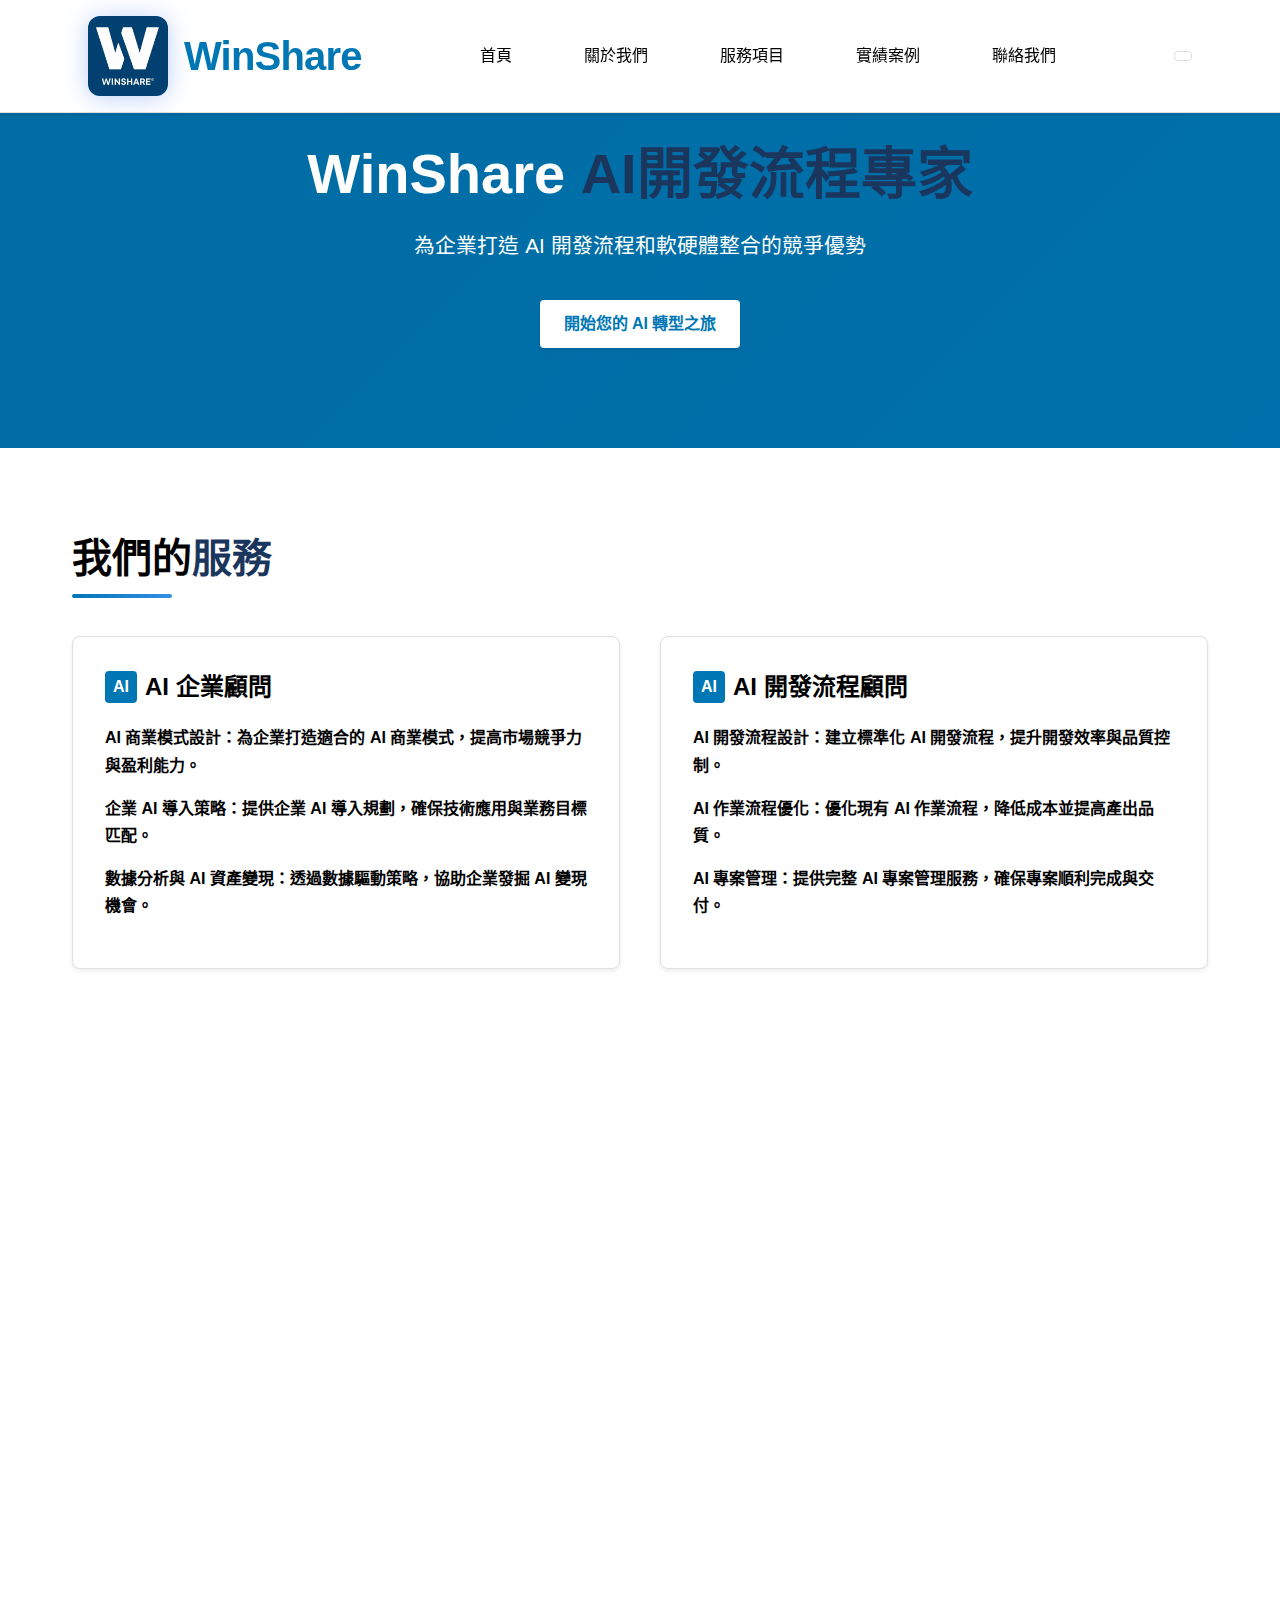
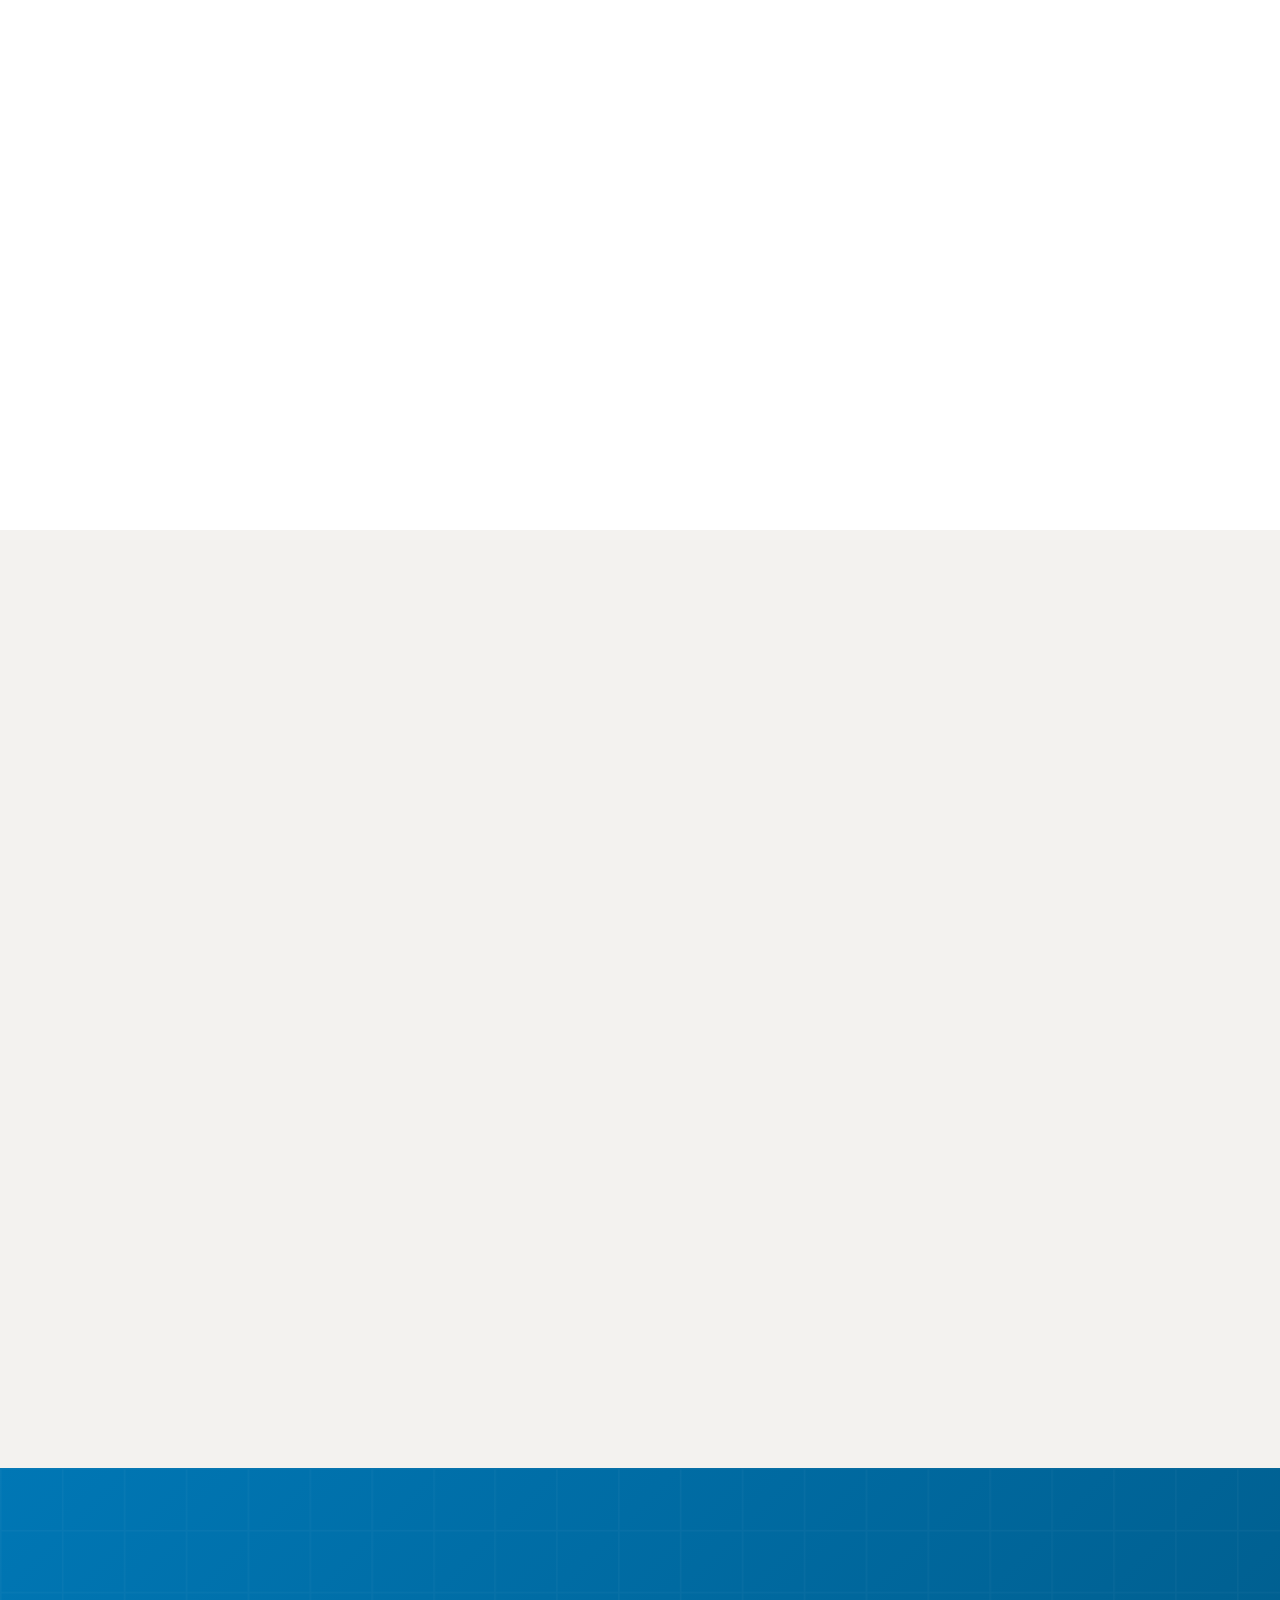
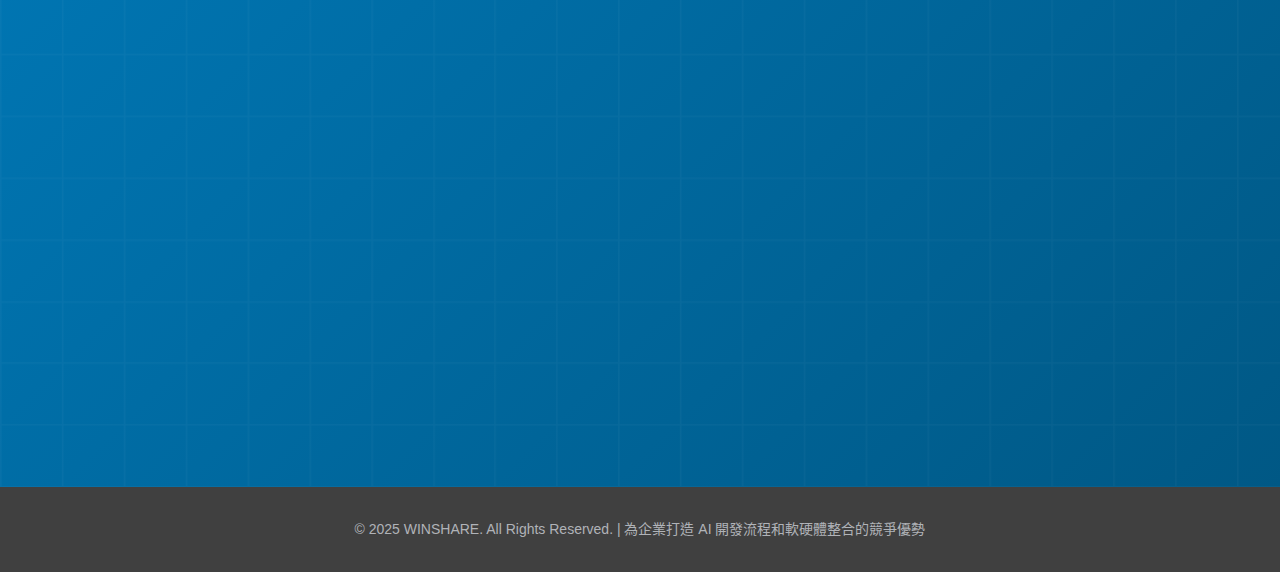
<file: index.html>
<!DOCTYPE html>
<html lang="zh-TW">
<head>
    <meta charset="UTF-8">
    <meta name="viewport" content="width=device-width, initial-scale=1.0">
    <title>WinShare - AI企業顧問｜數位轉型專家｜AI軟硬體整合｜全球AI顧問公司</title>
    <meta name="description" content="WinShare是全球領先的AI企業顧問公司，專精AI開發流程、AI作業流程、AI軟硬體整合顧問服務。服務台灣、日韓、東南亞、澳洲、杜拜、歐美等全球市場。Global AI Consulting & Integration Expert. 免費諮詢：+886-952-888-716">
    <meta name="keywords" content="AI企業顧問, AI Consulting, 數位轉型, Digital Transformation, AI軟硬體整合, AI Hardware Integration, AI開發流程, AI Development Process, AI作業流程, AI Workflow, AI解決方案, AI Solutions, 智慧工廠, Smart Factory, 人工智慧顧問, AI Consultant, 企業AI導入, AI Implementation, Machine Learning, 機器學習, 深度學習, Deep Learning, 數據分析, Data Analytics, AI Strategy, AI策略規劃, Business Intelligence, 商業智能, Automation, 自動化, Cloud Computing, 雲端運算, Big Data, 大數據, Digital Innovation, 數位創新, Enterprise AI, 企業人工智慧, AI Transformation, AI轉型, Smart Solutions, 智能解決方案, Technology Consulting, 技術顧問, ChatGPT, GPT, LLM, 大語言模型, RAG, AI訓練, AI模型, 生成式AI, Generative AI, 對話式AI, Conversational AI, 電腦視覺, Computer Vision, 自然語言處理, NLP, 預測分析, Predictive Analytics, 推薦系統, Recommendation System, AI平台, AI Platform, MLOps, Taiwan, Japan, Korea, Southeast Asia, Australia, Dubai, Europe, America, 台灣, 日本, 韓國, 東南亞, 澳洲, 杜拜, 歐洲, 美國">
    <meta name="author" content="WinShare Global">
    <meta name="robots" content="index, follow, max-image-preview:large, max-snippet:-1, max-video-preview:-1">
    <meta name="googlebot" content="index, follow">
    <meta name="bingbot" content="index, follow">
    
    <!-- Open Graph / Facebook -->
    <meta property="og:type" content="website">
    <meta property="og:url" content="https://winshare.tw/">
    <meta property="og:title" content="WinShare - Global AI Consulting Expert｜全球AI企業顧問領導品牌">
    <meta property="og:description" content="Leading AI consulting services globally. Professional AI development process, AI workflow optimization, and AI hardware integration for enterprises across Taiwan, Japan, Korea, Southeast Asia, Australia, Dubai, Europe & America.">
    <meta property="og:image" content="https://winshare.tw/assets/img/winshare-logo-og.png">
    <meta property="og:image:width" content="1200">
    <meta property="og:image:height" content="630">
    <meta property="og:locale" content="zh_TW">
    <meta property="og:locale:alternate" content="en_US">
    <meta property="og:locale:alternate" content="ja_JP">
    <meta property="og:locale:alternate" content="ko_KR">
    <meta property="og:locale:alternate" content="zh_CN">
    <meta property="og:locale:alternate" content="zh_HK">
    <meta property="og:locale:alternate" content="ar_AE">
    <meta property="og:site_name" content="WinShare">
    
    <!-- Twitter -->
    <meta property="twitter:card" content="summary_large_image">
    <meta property="twitter:url" content="https://winshare.tw/">
    <meta property="twitter:title" content="WinShare - Global AI Consulting Expert｜全球AI企業顧問領導品牌">
    <meta property="twitter:description" content="Leading AI consulting services globally. Professional AI development process, AI workflow optimization, and AI hardware integration solutions.">
    <meta property="twitter:image" content="https://winshare.tw/assets/img/winshare-logo-og.png">
    
    <!-- 地理位置和聯絡資訊 -->
    <meta name="geo.region" content="TW-TPE">
    <meta name="geo.placename" content="台北市">
    <meta name="geo.position" content="25.0330; 121.5654">
    <meta name="ICBM" content="25.0330, 121.5654">
    
    <!-- 服務地區 -->
    <meta name="coverage" content="Global, Taiwan, Japan, Korea, Southeast Asia, Australia, Dubai, Europe, America">
    <meta name="distribution" content="global">
    <meta name="target" content="all">
    
    <!-- 多語言市場 -->
    <meta name="language" content="Chinese Traditional, English, Japanese, Korean, Arabic">
    <meta name="audience" content="Enterprise, Business, Technology">
    
    <!-- 商業資訊 -->
    <meta name="business:contact_data:street_address" content="北平東路16號8樓">
    <meta name="business:contact_data:locality" content="台北市">
    <meta name="business:contact_data:region" content="中正區">
    <meta name="business:contact_data:postal_code" content="100">
    <meta name="business:contact_data:country_name" content="台灣">
    <meta name="business:contact_data:region_served" content="Global">
    
    <!-- 業務類型與分類 -->
    <meta name="business:contact_data:phone_number" content="+886-952-888-716">
    <meta name="business:contact_data:email" content="eric@winshare.app">
    <meta name="business:contact_data:website" content="https://winshare.tw">
    <meta name="industry" content="AI Consulting, Technology Consulting, Digital Transformation">
    <meta name="company-size" content="11-50">
    <meta name="founded" content="2023">
    <meta name="specialties" content="AI Development Process, AI Hardware Integration, AI Workflow Optimization">
    
    <!-- 服務時間與可用性 -->
    <meta name="business:hours" content="Monday-Friday 09:00-18:00">
    <meta name="business:price_range" content="$$">
    <meta name="service:free_consultation" content="true">
    
    <link rel="canonical" href="https://winshare.tw/">
    <link rel="alternate" hreflang="zh-TW" href="https://winshare.tw/">
    <link rel="alternate" hreflang="zh-CN" href="https://winshare.tw/cn/">
    <link rel="alternate" hreflang="zh-HK" href="https://winshare.tw/hk/">
    <link rel="alternate" hreflang="en" href="https://winshare.tw/en/">
    <link rel="alternate" hreflang="en-US" href="https://winshare.tw/en-us/">
    <link rel="alternate" hreflang="en-AU" href="https://winshare.tw/en-au/">
    <link rel="alternate" hreflang="en-SG" href="https://winshare.tw/en-sg/">
    <link rel="alternate" hreflang="ja" href="https://winshare.tw/ja/">
    <link rel="alternate" hreflang="ko" href="https://winshare.tw/ko/">
    <link rel="alternate" hreflang="ar" href="https://winshare.tw/ar/">
    <link rel="alternate" hreflang="ms" href="https://winshare.tw/ms/">
    <link rel="alternate" hreflang="th" href="https://winshare.tw/th/">
    <link rel="alternate" hreflang="vi" href="https://winshare.tw/vi/">
    <link rel="alternate" hreflang="x-default" href="https://winshare.tw/">
    
    <!-- Favicons 完整套組 -->
    <link rel="icon" type="image/x-icon" href="/favicon.ico">
    <link rel="icon" type="image/png" sizes="16x16" href="assets/img/winshare-logo-16x16-clean.png">
    <link rel="icon" type="image/png" sizes="32x32" href="assets/img/winshare-logo-32x32-clean.png">
    <link rel="icon" type="image/png" sizes="192x192" href="assets/img/winshare-logo-192x192-clean.png">
    <link rel="apple-touch-icon" sizes="180x180" href="assets/img/winshare-logo-192x192-clean.png">
    <link rel="manifest" href="/manifest.json">
    <meta name="theme-color" content="#0077b5">
    <meta name="msapplication-TileColor" content="#0077b5">
    <meta name="msapplication-TileImage" content="assets/img/winshare-logo-192x192-clean.png">
    
    <!-- 性能優化 -->
    <link rel="preconnect" href="https://fonts.googleapis.com">
    <link rel="preconnect" href="https://fonts.gstatic.com" crossorigin>
    <link rel="dns-prefetch" href="//translate.google.com">
    <link rel="dns-prefetch" href="//www.google-analytics.com">
    <meta http-equiv="x-dns-prefetch-control" content="on">
    
    <!-- 資源提示 -->
    <link rel="preload" href="assets/img/winshare-logo-150x150-clean.png" as="image">
    <link rel="prefetch" href="assets/img/1x1_插畫風格__WinShare_tw_是一家專注於數位化轉型和智能.png">
    
    <!-- Google Translate -->
    <script type="text/javascript">
        function googleTranslateElementInit() {
            new google.translate.TranslateElement({
                pageLanguage: 'zh-TW',
                includedLanguages: 'zh-TW,zh-CN,en,ja,ko,ar,ms,th,vi',
                layout: google.translate.TranslateElement.InlineLayout.SIMPLE,
                autoDisplay: false
            }, 'google_translate_element');
        }
    </script>
    <script type="text/javascript" src="//translate.google.com/translate_a/element.js?cb=googleTranslateElementInit"></script>
    
    <!-- JSON-LD 結構化數據 -->
    <script type="application/ld+json">
    {
      "@context": "https://schema.org",
      "@type": "Organization",
      "name": "WinShare",
      "alternateName": ["WinShare Global", "WinShare Taiwan", "溫享科技"],
      "url": "https://winshare.tw",
      "logo": "https://winshare.tw/assets/img/winshare-logo-192x192-clean.png",
      "contactPoint": {
        "@type": "ContactPoint",
        "telephone": "+886-952-888-716",
        "contactType": "customer service",
        "contactOption": "TollFree",
        "areaServed": ["TW", "JP", "KR", "SG", "MY", "TH", "VN", "AU", "AE", "US", "GB", "DE", "FR"],
        "availableLanguage": ["zh-TW", "zh-CN", "zh-HK", "en", "ja", "ko", "ar", "ms", "th", "vi"]
      },
      "address": {
        "@type": "PostalAddress",
        "streetAddress": "北平東路16號8樓",
        "addressLocality": "台北市",
        "addressRegion": "中正區",
        "postalCode": "100",
        "addressCountry": "TW"
      },
      "geo": {
        "@type": "GeoCoordinates",
        "latitude": 25.0330,
        "longitude": 121.5654
      },
      "openingHoursSpecification": {
        "@type": "OpeningHoursSpecification",
        "dayOfWeek": [
          "Monday",
          "Tuesday", 
          "Wednesday",
          "Thursday",
          "Friday"
        ],
        "opens": "09:00",
        "closes": "18:00"
      },
      "sameAs": [
        "https://winshare.tw"
      ],
      "founder": {
        "@type": "Person",
        "name": "Erich Liu"
      },
      "foundingDate": "2023",
      "description": "WinShare是全球領先的AI企業顧問公司，專注於AI開發流程、AI作業流程、AI軟硬體整合顧問服務。服務台灣、日韓、東南亞、澳洲、杜拜、歐美等全球市場，提供AI商業模式設計、企業AI導入策略、數據分析與AI資產變現等專業服務。WinShare is a leading global AI consulting firm, specializing in AI development processes, AI workflows, and AI hardware integration solutions.",
      "keywords": "AI企業顧問, AI Consulting, 數位轉型, Digital Transformation, AI軟硬體整合, AI Hardware Integration, AI開發流程, AI Development Process, 全球AI顧問, Global AI Consulting",
      "slogan": "為企業打造 AI 開發流程和軟硬體整合的競爭優勢 | Empowering Businesses with AI Development & Integration Competitive Advantage",
      "email": "eric@winshare.app",
      "areaServed": [
        {
          "@type": "Country",
          "name": "Taiwan"
        },
        {
          "@type": "Country", 
          "name": "Japan"
        },
        {
          "@type": "Country",
          "name": "South Korea"
        },
        {
          "@type": "Country",
          "name": "Singapore"
        },
        {
          "@type": "Country",
          "name": "Malaysia"
        },
        {
          "@type": "Country",
          "name": "Thailand"
        },
        {
          "@type": "Country",
          "name": "Vietnam"
        },
        {
          "@type": "Country",
          "name": "Australia"
        },
        {
          "@type": "Country",
          "name": "United Arab Emirates"
        },
        {
          "@type": "Country",
          "name": "United States"
        },
        {
          "@type": "Country",
          "name": "United Kingdom"
        },
        {
          "@type": "Country",
          "name": "Germany"
        },
        {
          "@type": "Country",
          "name": "France"
        }
      ],
      "serviceType": [
        "AI企業顧問",
        "AI開發流程顧問", 
        "AI作業流程優化",
        "AI軟硬體整合",
        "數位轉型顧問",
        "AI解決方案"
      ]
    }
    </script>
    
    <script type="application/ld+json">
    {
      "@context": "https://schema.org",
      "@type": "WebSite",
      "name": "WinShare - AI企業顧問專家 | Global AI Consulting Expert",
      "url": "https://winshare.tw",
      "description": "全球領先的AI企業顧問公司，提供專業AI開發流程、AI作業流程、AI軟硬體整合服務 | Leading global AI consulting firm providing professional AI development processes, workflows, and hardware integration services",
      "inLanguage": ["zh-TW", "zh-CN", "zh-HK", "en", "ja", "ko", "ar"],
      "isPartOf": {
        "@type": "WebSite",
        "url": "https://winshare.tw"
      },
      "about": {
        "@type": "Thing",
        "name": "AI企業顧問服務 | AI Consulting Services"
      },
      "keywords": "AI企業顧問, AI Consulting, 數位轉型, Digital Transformation, AI開發流程, AI Development Process, AI軟硬體整合, AI Hardware Integration, 全球AI顧問, Global AI Consulting",
      "publisher": {
        "@type": "Organization",
        "name": "WinShare",
        "logo": {
          "@type": "ImageObject",
          "url": "https://winshare.tw/assets/img/winshare-logo-192x192-clean.png"
        }
      },
      "potentialAction": {
        "@type": "SearchAction",
        "target": "https://winshare.tw/?search={search_term_string}",
        "query-input": "required name=search_term_string"
      }
    }
    </script>
    
    <script type="application/ld+json">
    {
      "@context": "https://schema.org",
      "@type": "ProfessionalService",
      "name": "WinShare AI企業顧問 | WinShare AI Consulting",
      "image": "https://winshare.tw/assets/img/winshare-logo-192x192-clean.png",
      "description": "專業AI企業顧問服務，協助全球企業實現AI開發流程優化和軟硬體整合。提供AI商業模式設計、AI作業流程、智慧系統建置等完整服務。Professional AI consulting services helping global enterprises achieve AI development process optimization and hardware integration.",
      "serviceType": [
        "AI商業模式設計 | AI Business Model Design",
        "企業AI導入策略 | Enterprise AI Implementation Strategy", 
        "數據分析與AI資產變現 | Data Analytics & AI Asset Monetization",
        "AI搜尋與推薦系統 | AI Search & Recommendation Systems",
        "AI廣告投放與數據分析 | AI Advertising & Data Analytics",
        "智能化管理平台 | Intelligent Management Platform",
        "AI SaaS平台開發 | AI SaaS Platform Development",
        "AI音樂影片生成 | AI Music & Video Generation",
        "專屬AI產品定制 | Custom AI Product Development",
        "AI API開發與應用 | AI API Development & Integration",
        "大語言模型應用 | Large Language Model Applications",
        "AI開發流程顧問 | AI Development Process Consulting",
        "AI作業流程優化 | AI Workflow Optimization",
        "AI軟硬體整合 | AI Hardware Integration Solutions"
      ],
      "provider": {
        "@type": "Organization",
        "name": "WinShare"
      },
      "areaServed": [
        {
          "@type": "Country",
          "name": "Taiwan"
        },
        {
          "@type": "Country",
          "name": "Japan"
        },
        {
          "@type": "Country",
          "name": "South Korea"
        },
        {
          "@type": "Country",
          "name": "Singapore"
        },
        {
          "@type": "Country",
          "name": "Malaysia"
        },
        {
          "@type": "Country",
          "name": "Thailand"
        },
        {
          "@type": "Country",
          "name": "Vietnam"
        },
        {
          "@type": "Country",
          "name": "Australia"
        },
        {
          "@type": "Country",
          "name": "United Arab Emirates"
        },
        {
          "@type": "Country",
          "name": "United States"
        },
        {
          "@type": "Country",
          "name": "United Kingdom"
        },
        {
          "@type": "Country",
          "name": "Germany"
        },
        {
          "@type": "Country",
          "name": "France"
        }
      ],
      "hasOfferCatalog": {
        "@type": "OfferCatalog",
        "name": "AI企業顧問服務",
        "itemListElement": [
          {
            "@type": "Offer",
            "itemOffered": {
              "@type": "Service",
              "name": "AI企業顧問",
              "description": "AI商業模式設計、企業AI導入策略、數據分析與AI資產變現"
            }
          },
          {
            "@type": "Offer", 
            "itemOffered": {
              "@type": "Service",
              "name": "AI開發流程顧問",
              "description": "AI開發流程優化、AI作業流程設計、AI專案管理與品質控制"
            }
          },
          {
            "@type": "Offer",
            "itemOffered": {
              "@type": "Service", 
              "name": "AI軟硬體整合",
              "description": "AI系統架構設計、硬體選型、軟硬體介面整合、系統優化調試"
            }
          },
          {
            "@type": "Offer",
            "itemOffered": {
              "@type": "Service",
              "name": "AI技術整合", 
              "description": "AI API開發與應用、大語言模型應用、AI平台開發與部署"
            }
          }
        ]
      }
    }
    </script>
    
    <!-- FAQ 結構化數據 - 提升Featured Snippets機會 -->
    <script type="application/ld+json">
    {
      "@context": "https://schema.org",
      "@type": "FAQPage", 
      "mainEntity": [
        {
          "@type": "Question",
          "name": "什麼是AI企業顧問服務？",
          "acceptedAnswer": {
            "@type": "Answer",
            "text": "AI企業顧問服務包括AI商業模式設計、企業AI導入策略、數據分析與AI資產變現等專業服務，協助企業建立完整的AI開發流程和軟硬體整合解決方案，提升競爭力並創造商業價值。"
          }
        },
        {
          "@type": "Question", 
          "name": "AI開發流程顧問如何協助企業？",
          "acceptedAnswer": {
            "@type": "Answer",
            "text": "AI開發流程顧問提供標準化AI開發流程設計、AI作業流程優化、AI專案管理等服務，整合需求分析、模型設計、訓練驗證、部署監控等各階段，實現可重複、可擴展的AI專案開發模式。"
          }
        },
        {
          "@type": "Question",
          "name": "AI軟硬體整合包含哪些服務？", 
          "acceptedAnswer": {
            "@type": "Answer",
            "text": "AI軟硬體整合服務包括AI系統架構設計、硬體選型與優化、軟硬體介面整合等，從硬體選型、系統架構設計到軟硬體介面優化，實現AI系統高效能運行，提升處理速度並降低維護成本。"
          }
        },
        {
          "@type": "Question",
          "name": "WinShare服務哪些國家地區？",
          "acceptedAnswer": {
            "@type": "Answer", 
            "text": "WinShare為全球AI企業顧問公司，服務範圍涵蓋台灣、日本、韓國、新加坡、馬來西亞、泰國、越南、澳洲、杜拜、美國、英國、德國、法國等13個國家，提供多語言AI顧問服務。"
          }
        },
        {
          "@type": "Question",
          "name": "如何開始AI轉型專案？",
          "acceptedAnswer": {
            "@type": "Answer",
            "text": "企業可透過免費諮詢服務開始AI轉型之旅，我們提供完整的AI評估、策略規劃、技術實施等專業服務。聯繫電話：+886-952-888-716，或email：eric@winshare.app。"
          }
        }
      ]
    }
    </script>
    
    <!-- 麵包屑結構化數據 -->
    <script type="application/ld+json">
    {
      "@context": "https://schema.org",
      "@type": "BreadcrumbList",
      "itemListElement": [
        {
          "@type": "ListItem",
          "position": 1,
          "name": "首頁",
          "item": "https://winshare.tw/"
        },
        {
          "@type": "ListItem", 
          "position": 2,
          "name": "AI企業顧問服務",
          "item": "https://winshare.tw/#services"
        },
        {
          "@type": "ListItem",
          "position": 3, 
          "name": "關於我們",
          "item": "https://winshare.tw/#about"
        },
        {
          "@type": "ListItem",
          "position": 4,
          "name": "實績案例", 
          "item": "https://winshare.tw/#cases"
        },
        {
          "@type": "ListItem",
          "position": 5,
          "name": "聯絡我們",
          "item": "https://winshare.tw/#contact"
        }
      ]
    }
    </script>
    
    <!-- 本地商業結構化數據 -->
    <script type="application/ld+json">
    {
      "@context": "https://schema.org",
      "@type": "LocalBusiness",
      "name": "WinShare AI企業顧問",
      "image": "https://winshare.tw/assets/img/winshare-logo-192x192-clean.png",
      "description": "台灣領先的AI企業顧問公司，專精AI開發流程、AI軟硬體整合、數位轉型顧問服務",
      "url": "https://winshare.tw",
      "telephone": "+886-952-888-716",
      "email": "eric@winshare.app",
      "address": {
        "@type": "PostalAddress",
        "streetAddress": "北平東路16號8樓",
        "addressLocality": "台北市",
        "addressRegion": "中正區", 
        "postalCode": "100",
        "addressCountry": "TW"
      },
      "geo": {
        "@type": "GeoCoordinates",
        "latitude": 25.0330,
        "longitude": 121.5654
      },
      "openingHoursSpecification": {
        "@type": "OpeningHoursSpecification",
        "dayOfWeek": ["Monday", "Tuesday", "Wednesday", "Thursday", "Friday"],
        "opens": "09:00",
        "closes": "18:00"
      },
      "priceRange": "$$",
      "currenciesAccepted": "TWD, USD, JPY, EUR",
      "paymentAccepted": "Cash, Credit Card, Bank Transfer",
      "founder": {
        "@type": "Person",
        "name": "Erich Liu"
      },
      "areaServed": [
        "台北市", "新北市", "桃園市", "台中市", "台南市", "高雄市",
        "Taiwan", "Japan", "Korea", "Singapore", "Malaysia", "Thailand", 
        "Vietnam", "Australia", "UAE", "USA", "UK", "Germany", "France"
      ],
      "serviceArea": {
        "@type": "GeoCircle",
        "geoMidpoint": {
          "@type": "GeoCoordinates", 
          "latitude": 25.0330,
          "longitude": 121.5654
        },
        "geoRadius": "50000"
      }
    }
    </script>
    
    <!-- HowTo 結構化數據 - 語音搜尋優化 -->
    <script type="application/ld+json">
    {
      "@context": "https://schema.org",
      "@type": "HowTo",
      "name": "如何導入AI企業顧問服務",
      "description": "完整的AI轉型導入流程，從評估到實施的專業指南",
      "image": "https://winshare.tw/assets/img/winshare-logo-192x192-clean.png",
      "totalTime": "PT3M",
      "estimatedCost": {
        "@type": "MonetaryAmount",
        "currency": "TWD",
        "value": "諮詢免費"
      },
      "step": [
        {
          "@type": "HowToStep",
          "name": "評估企業AI需求",
          "text": "分析企業目前的技術基礎和業務目標，確定AI導入的優先順序和可行性評估。",
          "url": "https://winshare.tw/#contact",
          "image": "https://winshare.tw/assets/img/winshare-logo-192x192-clean.png"
        },
        {
          "@type": "HowToStep",
          "name": "設計AI開發流程",
          "text": "建立標準化AI開發流程，整合需求分析、模型設計、訓練驗證、部署監控等各階段。",
          "url": "https://winshare.tw/#services",
          "image": "https://winshare.tw/assets/img/winshare-logo-192x192-clean.png"
        },
        {
          "@type": "HowToStep",
          "name": "AI軟硬體整合實施",
          "text": "執行AI系統架構設計、硬體選型、軟硬體介面整合，確保系統穩定高效運行。",
          "url": "https://winshare.tw/#services",
          "image": "https://winshare.tw/assets/img/winshare-logo-192x192-clean.png"
        },
        {
          "@type": "HowToStep",
          "name": "持續優化與監控",
          "text": "建立AI作業流程自動化機制，持續學習與優化，確保長期成效與ROI提升。",
          "url": "https://winshare.tw/#cases",
          "image": "https://winshare.tw/assets/img/winshare-logo-192x192-clean.png"
        }
      ],
      "tool": [
        {
          "@type": "HowToTool",
          "name": "AI開發流程顧問服務"
        },
        {
          "@type": "HowToTool", 
          "name": "AI軟硬體整合解決方案"
        }
      ],
      "supply": [
        {
          "@type": "HowToSupply",
          "name": "企業現有系統評估"
        },
        {
          "@type": "HowToSupply",
          "name": "專業AI顧問團隊"
        }
      ]
    }
    </script>
    
    <style>
        :root {
            --linkedin-blue: #0077b5;
            --linkedin-dark-blue: #004182;
            --linkedin-light-blue: #378fe9;
            --linkedin-gray: #333333;
            --linkedin-light-gray: #f3f2ef;
            --linkedin-dark-gray: #404040;
            --linkedin-border: #e0e0e0;
            --pure-white: #ffffff;
            --text-primary: #000000;
            --text-secondary: #333333;
            --gradient-primary: linear-gradient(135deg, #0077b5 0%, #378fe9 100%);
            --gradient-accent: linear-gradient(135deg, #0077b5 0%, #378fe9 100%);
            --gradient-reverse: linear-gradient(135deg, #378fe9 0%, #0077b5 100%);
            --shadow-soft: 0 2px 4px rgba(0, 0, 0, 0.08);
            --shadow-hover: 0 4px 12px rgba(0, 0, 0, 0.15);
            --border-light: #e0e0e0;
        }

        * {
            margin: 0;
            padding: 0;
            box-sizing: border-box;
        }

        body {
            font-family: -apple-system, BlinkMacSystemFont, 'Segoe UI', Roboto, Helvetica, Arial, sans-serif;
            line-height: 1.5;
            color: var(--text-primary);
            background: var(--linkedin-light-gray);
            overflow-x: hidden;
        }

        /* 科技感脈動動畫 */
        @keyframes pulse-tech {
            0%, 100% {
                box-shadow: 0 0 0 0 rgba(37, 99, 235, 0.4);
            }
            50% {
                box-shadow: 0 0 0 20px rgba(37, 99, 235, 0);
            }
        }

        @keyframes gradient-shift {
            0% { background-position: 0% 50%; }
            50% { background-position: 100% 50%; }
            100% { background-position: 0% 50%; }
        }

        /* 簡潔漸變文字效果 */
        .gradient-text {
            color: #1a365d;
            font-weight: 800;
        }

        /* Header */
        .header {
            background: white;
            padding: 1rem 0;
            box-shadow: 0 2px 4px rgba(0, 0, 0, 0.08);
            position: fixed;
            width: 100%;
            top: 0;
            z-index: 1000;
            border-bottom: 1px solid var(--linkedin-border);
        }

        .nav-container {
            max-width: 1200px;
            margin: 0 auto;
            display: flex;
            justify-content: space-between;
            align-items: center;
            padding: 0 3rem;
        }

        .logo {
            display: flex;
            align-items: center;
            gap: 1rem;
        }

        .logo img {
            height: 80px;
            width: auto;
            transition: all 0.3s ease;
            border-radius: 12px;
            filter: drop-shadow(0 2px 12px rgba(37, 99, 235, 0.3));
        }

        .logo img:hover {
            transform: scale(1.05);
            filter: drop-shadow(0 4px 16px rgba(37, 99, 235, 0.5));
        }

        .logo-text {
            font-size: 2.5rem;
            font-weight: 700;
            color: var(--linkedin-blue);
            letter-spacing: -0.02em;
        }

        .nav-menu {
            display: flex;
            list-style: none;
            gap: 2.5rem;
        }

        .nav-menu a {
            text-decoration: none;
            color: var(--text-primary);
            font-weight: 500;
            font-size: 16px;
            padding: 0.5rem 1rem;
            border-radius: 4px;
            transition: all 0.2s ease;
            position: relative;
        }

        .nav-menu a:hover {
            color: var(--linkedin-blue);
            background: rgba(0, 119, 181, 0.08);
        }

        .contact-info {
            font-size: 14px;
            color: var(--text-secondary);
            display: flex;
            align-items: center;
            gap: 0.5rem;
            font-weight: 400;
        }

        .translate-container {
            display: flex;
            align-items: center;
            gap: 1.5rem;
        }

        .hamburger {
            display: none;
            background: none;
            border: none;
            font-size: 24px;
            color: var(--text-primary);
            cursor: pointer;
            padding: 0.5rem;
            border-radius: 4px;
            transition: all 0.2s ease;
        }

        .hamburger:hover {
            background: rgba(0, 119, 181, 0.08);
            color: var(--linkedin-blue);
        }

        .hamburger:focus {
            outline: 2px solid var(--linkedin-blue);
            outline-offset: 2px;
        }

        /* Google Translate 樣式優化 */
        #google_translate_element {
            background: white;
            border: 1px solid var(--linkedin-border);
            border-radius: 4px;
            padding: 4px 8px;
        }

        #google_translate_element select {
            background: transparent;
            border: none;
            color: var(--text-secondary);
            font-size: 13px;
            font-weight: 400;
        }

        .goog-te-combo {
            background: transparent !important;
            border: none !important;
            color: var(--text-secondary) !important;
            font-family: inherit !important;
        }

        /* Hero Section */
        .hero {
            background: var(--linkedin-blue);
            color: white;
            padding: 140px 0 100px;
            text-align: center;
            position: relative;
            overflow: hidden;
        }

        .hero::before {
            content: '';
            position: absolute;
            top: 0;
            left: 0;
            right: 0;
            bottom: 0;
            background: linear-gradient(135deg, rgba(0,0,0,0.1) 0%, rgba(0,0,0,0.05) 100%);
        }

        .hero-content {
            max-width: 1200px;
            margin: 0 auto;
            padding: 0 3rem;
            position: relative;
            z-index: 2;
        }

        .hero h1 {
            font-size: 3.5rem;
            margin-bottom: 1.5rem;
            font-weight: 700;
            line-height: 1.2;
        }

        .hero h2 {
            font-size: 1.3rem;
            margin-bottom: 2.5rem;
            opacity: 0.9;
            font-weight: 400;
            line-height: 1.4;
        }

        .cta-button {
            display: inline-block;
            background: white;
            color: var(--linkedin-blue);
            padding: 12px 24px;
            border-radius: 4px;
            text-decoration: none;
            font-weight: 600;
            font-size: 16px;
            transition: all 0.2s ease;
            box-shadow: var(--shadow-soft);
        }

        .cta-button:hover {
            background: var(--linkedin-light-gray);
            transform: translateY(-1px);
            box-shadow: var(--shadow-hover);
        }

        /* Services Section */
        .services {
            padding: 80px 0;
            background: white;
        }

        .services::before {
            content: '';
            position: absolute;
            top: 0;
            left: 0;
            right: 0;
            height: 2px;
            background: var(--gradient-accent);
        }

        .container {
            max-width: 1200px;
            margin: 0 auto;
            padding: 0 2rem;
        }

        .section-title {
            text-align: left;
            font-size: 2.5rem;
            margin-bottom: 3rem;
            color: var(--text-primary);
            font-weight: 700;
        }

        .section-title::after {
            content: '';
            position: absolute;
            bottom: -10px;
            left: 0;
            width: 100px;
            height: 4px;
            background: var(--gradient-accent);
            border-radius: 2px;
        }

        .services-grid {
            display: grid;
            grid-template-columns: repeat(2, 1fr);
            grid-template-rows: repeat(2, 1fr);
            gap: 2.5rem;
            max-width: 1200px;
            margin: 0 auto;
        }

        .service-card {
            background: white;
            padding: 2rem;
            border-radius: 8px;
            box-shadow: var(--shadow-soft);
            transition: all 0.2s ease;
            border: 1px solid var(--linkedin-border);
        }

        .service-card:hover {
            transform: translateY(-2px);
            box-shadow: var(--shadow-hover);
        }

        .service-card h3 {
            font-size: 1.5rem;
            margin-bottom: 1.2rem;
            color: #000000;
            display: flex;
            align-items: center;
            gap: 0.5rem;
            font-weight: 800;
        }

        .service-icon {
            width: 32px;
            height: 32px;
            background: var(--linkedin-blue);
            border-radius: 4px;
            display: flex;
            align-items: center;
            justify-content: center;
            color: white;
            font-size: 16px;
            font-weight: 600;
        }

        .service-card p {
            color: #000000;
            line-height: 1.7;
            margin-bottom: 1rem;
            font-size: 16px;
            font-weight: 600;
        }

        /* About Section */
        .about {
            padding: 80px 0;
            background: white;
        }

        .about-content {
            display: grid;
            grid-template-columns: 1fr 1fr;
            gap: 4rem;
            align-items: center;
        }

        .about-text h2 {
            font-size: 2.2rem;
            margin-bottom: 1.5rem;
            color: var(--text-primary);
            font-weight: 700;
        }

        .about-text h3 {
            font-size: 1.8rem;
            margin-bottom: 1.2rem;
            margin-top: 2rem;
            color: var(--linkedin-blue);
            font-weight: 700;
        }

        .about-text h4 {
            font-size: 1.4rem;
            margin-bottom: 1rem;
            margin-top: 1.5rem;
            color: var(--linkedin-dark-blue);
            font-weight: 600;
        }

        .about-text p {
            font-size: 17px;
            color: #000000;
            margin-bottom: 1.5rem;
            line-height: 1.7;
            font-weight: 600;
        }

        .about-image {
            text-align: center;
        }

        .about-image img {
            max-width: 100%;
            height: auto;
            border-radius: 8px;
            box-shadow: var(--shadow-soft);
            display: block;
            aspect-ratio: 1 / 1;
            object-fit: cover;
        }

        /* 防止圖片載入時的佈局偏移 */
        .about-image img[loading="lazy"] {
            opacity: 0;
            transition: opacity 0.3s ease;
        }

        .about-image img[loading="lazy"].loaded {
            opacity: 1;
        }

        /* Cases Section */
        .cases {
            padding: 80px 0;
            background: var(--linkedin-light-gray);
        }

        .cases-grid {
            display: grid;
            grid-template-columns: 1fr;
            gap: 2rem;
            max-width: 1200px;
            margin: 0 auto;
        }

        .case-card {
            background: white;
            border-radius: 8px;
            overflow: hidden;
            box-shadow: var(--shadow-soft);
            transition: all 0.2s ease;
            border: 1px solid var(--linkedin-border);
            display: flex;
            min-height: 200px;
        }

        .case-card:hover {
            transform: translateY(-2px);
            box-shadow: var(--shadow-hover);
        }

        .case-card img {
            width: 300px;
            height: 200px;
            object-fit: cover;
            transition: transform 0.3s ease;
            flex-shrink: 0;
            display: block;
            background-color: var(--linkedin-light-gray);
        }

        .case-card img[loading="lazy"] {
            opacity: 0;
            transition: opacity 0.3s ease, transform 0.3s ease;
        }

        .case-card img[loading="lazy"].loaded {
            opacity: 1;
        }

        .case-card:hover img {
            transform: scale(1.05);
        }

        .case-content {
            padding: 2rem;
            flex: 1;
            display: flex;
            flex-direction: column;
            justify-content: center;
        }

        .case-content h4 {
            font-size: 1.3rem;
            margin-bottom: 1rem;
            color: #000000;
            font-weight: 800;
        }

        .case-content p {
            color: #000000;
            line-height: 1.7;
            font-size: 16px;
            font-weight: 600;
        }

        /* Contact Section */
        .contact {
            padding: 80px 0;
            background: linear-gradient(135deg, #0077b5 0%, #005885 100%);
            color: white;
            position: relative;
            overflow: hidden;
        }

        .contact::before {
            content: '';
            position: absolute;
            top: 0;
            left: 0;
            right: 0;
            bottom: 0;
            background: url('data:image/svg+xml,<svg xmlns="http://www.w3.org/2000/svg" viewBox="0 0 100 100"><defs><pattern id="grid" width="10" height="10" patternUnits="userSpaceOnUse"><path d="M 10 0 L 0 0 0 10" fill="none" stroke="rgba(255,255,255,0.1)" stroke-width="0.5"/></pattern></defs><rect width="100" height="100" fill="url(%23grid)"/></svg>');
            opacity: 0.3;
        }

        .contact-content {
            text-align: center;
            position: relative;
            z-index: 2;
        }

        .contact h2 {
            font-size: 2.8rem;
            margin-bottom: 1.2rem;
            font-weight: 700;
            color: white;
            text-shadow: 0 2px 4px rgba(0,0,0,0.1);
        }

        .contact p {
            font-size: 1.2rem;
            margin-bottom: 3rem;
            color: rgba(255, 255, 255, 0.9);
            max-width: 1200px;
            margin-left: auto;
            margin-right: auto;
        }

        .contact-info-grid {
            display: grid;
            grid-template-columns: repeat(2, 1fr);
            gap: 1.5rem;
            margin-top: 2.5rem;
            max-width: 1200px;
            margin-left: auto;
            margin-right: auto;
        }

        .contact-item {
            background: rgba(255, 255, 255, 0.15);
            backdrop-filter: blur(10px);
            padding: 1.5rem;
            border-radius: 12px;
            text-align: center;
            border: 1px solid rgba(255, 255, 255, 0.2);
            transition: all 0.3s ease;
            position: relative;
            overflow: hidden;
        }

        .contact-item::before {
            content: '';
            position: absolute;
            top: 0;
            left: 0;
            right: 0;
            bottom: 0;
            background: linear-gradient(135deg, rgba(255,255,255,0.1) 0%, rgba(255,255,255,0.05) 100%);
            opacity: 0;
            transition: opacity 0.3s ease;
        }

        .contact-item:hover {
            transform: translateY(-4px);
            background: rgba(255, 255, 255, 0.25);
            box-shadow: 0 12px 24px rgba(0,0,0,0.1);
        }

        .contact-item:hover::before {
            opacity: 1;
        }

        .contact-item h4 {
            font-size: 1rem;
            margin-bottom: 0.8rem;
            font-weight: 600;
            color: white;
            text-transform: uppercase;
            letter-spacing: 0.5px;
        }

        .contact-item p {
            color: rgba(255, 255, 255, 0.9);
            font-size: 14px;
            line-height: 1.4;
            margin-bottom: 0.3rem;
            font-weight: 500;
        }

        /* 移除 address 標籤的預設斜體樣式 */
        address {
            font-style: normal;
        }

        /* Footer */
        .footer {
            background: var(--linkedin-dark-gray);
            color: #b0b3b8;
            text-align: center;
            padding: 2rem 0;
            font-size: 14px;
        }

        /* Back to Top Button */
        .back-to-top {
            position: fixed;
            bottom: 2rem;
            right: 2rem;
            background: var(--linkedin-blue);
            color: white;
            width: 48px;
            height: 48px;
            border-radius: 50%;
            display: flex;
            align-items: center;
            justify-content: center;
            text-decoration: none;
            opacity: 0;
            transition: all 0.2s ease;
            z-index: 1000;
            font-size: 1.1rem;
            box-shadow: var(--shadow-soft);
        }

        .back-to-top.visible {
            opacity: 1;
        }

        .back-to-top:hover {
            background: var(--linkedin-dark-blue);
            transform: translateY(-2px);
        }

        /* Mobile Responsive */
        @media (max-width: 768px) {
            .nav-menu {
                display: none;
                position: absolute;
                top: 100%;
                left: 0;
                width: 100%;
                background: white;
                box-shadow: var(--shadow-soft);
                border-radius: 0 0 8px 8px;
                flex-direction: column;
                gap: 0;
                z-index: 999;
            }

            .nav-menu.active {
                display: flex;
            }

            .nav-menu li {
                width: 100%;
            }

            .nav-menu a {
                display: block;
                padding: 1rem 2rem;
                border-bottom: 1px solid var(--linkedin-border);
                font-size: 16px;
            }

            .nav-menu a:hover {
                background: var(--linkedin-light-gray);
            }

            .hamburger {
                display: block;
            }
            
            .line-qr-container {
                padding: 0.2rem 0.5rem;
            }
            
            .line-qr-code {
                width: 28px;
                height: 28px;
            }
            
            .line-text {
                font-size: 12px;
            }
            
            .hero h1 {
                font-size: 2.8rem;
            }
            
            .hero h2 {
                font-size: 1.2rem;
            }
            
            .about-content {
                grid-template-columns: 1fr;
                gap: 2rem;
            }
            
            .section-title {
                font-size: 2rem;
            }
            
            .logo img {
                height: 48px;
            }
            
            .translate-container {
                flex-direction: column;
                gap: 0.5rem;
            }

            .hero {
                padding: 120px 0 80px;
            }

            .services, .about, .cases, .contact {
                padding: 60px 0;
            }

            .services-grid {
                grid-template-columns: 1fr;
                grid-template-rows: auto;
            }

            .contact-info-grid {
                grid-template-columns: 1fr;
                gap: 1.2rem;
                padding: 0 1rem;
                max-width: 500px;
            }

            .contact-item {
                padding: 1.2rem;
            }

            .contact h2 {
                font-size: 2.2rem;
            }

            .contact p {
                font-size: 1.1rem;
                padding: 0 1rem;
            }

            .case-card {
                flex-direction: column;
            }

            .case-card img {
                width: 100%;
                height: 180px;
            }
        }

        /* Animation */
        .fade-in {
            opacity: 0;
            transform: translateY(50px);
            transition: all 0.8s ease;
        }

        .fade-in.visible {
            opacity: 1;
            transform: translateY(0);
        }

        /* 移除科技感分隔線 */

        /* Smooth Scrolling */
        html {
            scroll-behavior: smooth;
        }

        /* 隱藏Google翻譯橫幅 */
        .goog-te-banner-frame {
            display: none !important;
        }
        
        body {
            top: 0 !important;
        }

        /* 無障礙支援 */
        .sr-only {
            position: absolute;
            width: 1px;
            height: 1px;
            padding: 0;
            margin: -1px;
            overflow: hidden;
            clip: rect(0, 0, 0, 0);
            white-space: nowrap;
            border: 0;
        }

        /* 跳過連結 */
        .skip-link {
            position: absolute;
            top: -40px;
            left: 6px;
            background: var(--linkedin-blue);
            color: white;
            padding: 8px;
            z-index: 10000;
            text-decoration: none;
            border-radius: 4px;
        }

        .skip-link:focus {
            top: 6px;
        }

        /* Focus 樣式改善 */
        a:focus,
        button:focus,
        [role="button"]:focus {
            outline: 2px solid var(--linkedin-blue);
            outline-offset: 2px;
        }

        /* 高對比度支援 */
        @media (prefers-contrast: high) {
            :root {
                --linkedin-blue: #0066cc;
                --text-primary: #000000;
                --linkedin-border: #666666;
            }
        }

        /* 減少動畫支援 */
        @media (prefers-reduced-motion: reduce) {
            * {
                animation-duration: 0.01ms !important;
                animation-iteration-count: 1 !important;
                transition-duration: 0.01ms !important;
            }
        }
    </style>
</head>
<body>
    <!-- 跳過連結 (無障礙功能) -->
    <a href="#main-content" class="skip-link">跳至主要內容</a>
    
    <!-- Header -->
    <header class="header" role="banner">
        <nav class="nav-container" role="navigation" aria-label="主要導航">
            <div class="logo" itemscope itemtype="https://schema.org/Organization">
                <img src="assets/img/winshare-logo-150x150-clean.png" 
                     alt="WinShare Logo - AI企業顧問專家" 
                     itemprop="logo"
                     width="150"
                     height="150">
                <span class="logo-text gradient-text" itemprop="name">WinShare</span>
            </div>
            <ul class="nav-menu" role="menubar">
                <li role="none"><a href="#home" role="menuitem" aria-label="回到首頁">首頁</a></li>
                <li role="none"><a href="#about" role="menuitem" aria-label="了解WinShare公司">關於我們</a></li>
                <li role="none"><a href="#services" role="menuitem" aria-label="查看AI顧問服務項目">服務項目</a></li>
                <li role="none"><a href="#cases" role="menuitem" aria-label="查看成功案例">實績案例</a></li>
                <li role="none"><a href="#contact" role="menuitem" aria-label="聯絡我們">聯絡我們</a></li>
            </ul>
            <button class="hamburger" aria-label="開啟導航菜單" aria-expanded="false">☰</button>
            <div class="translate-container" role="complementary" aria-label="語言選擇">
                <div id="google_translate_element"></div>
            </div>
        </nav>
    </header>

    <!-- Hero Section -->
    <section id="home" class="hero" role="banner" itemscope itemtype="https://schema.org/Organization">
        <div class="hero-content">
            <h1 class="fade-in" itemprop="name">WinShare <span class="gradient-text">AI開發流程專家</span></h1>
            <h2 class="fade-in" itemprop="slogan">為企業打造 AI 開發流程和軟硬體整合的競爭優勢</h2>
            <a href="#contact" class="cta-button fade-in" role="button" aria-label="開始您的AI轉型之旅 - 立即聯繫我們">開始您的 AI 轉型之旅</a>
        </div>
    </section>

    <!-- Services Section -->
    <main id="main-content">
    <section id="services" class="services" role="main" aria-labelledby="services-title">
        <div class="container">
            <h2 id="services-title" class="section-title fade-in">我們的<span class="gradient-text">服務</span></h2>
            <div class="services-grid" role="list" aria-label="AI顧問服務項目">
                <article class="service-card fade-in" role="listitem" itemscope itemtype="https://schema.org/Service">
                    <h3 itemprop="name"><span class="service-icon" aria-hidden="true">AI</span>AI 企業顧問</h3>
                    <p itemprop="description">AI 商業模式設計：為企業打造適合的 AI 商業模式，提高市場競爭力與盈利能力。</p>
                    <p itemprop="description">企業 AI 導入策略：提供企業 AI 導入規劃，確保技術應用與業務目標匹配。</p>
                    <p itemprop="description">數據分析與 AI 資產變現：透過數據驅動策略，協助企業發掘 AI 變現機會。</p>
                </article>
                <article class="service-card fade-in" role="listitem" itemscope itemtype="https://schema.org/Service">
                    <h3 itemprop="name"><span class="service-icon" aria-hidden="true">AI</span>AI 開發流程顧問</h3>
                    <p itemprop="description">AI 開發流程設計：建立標準化 AI 開發流程，提升開發效率與品質控制。</p>
                    <p itemprop="description">AI 作業流程優化：優化現有 AI 作業流程，降低成本並提高產出品質。</p>
                    <p itemprop="description">AI 專案管理：提供完整 AI 專案管理服務，確保專案順利完成與交付。</p>
                </article>
                <article class="service-card fade-in" role="listitem" itemscope itemtype="https://schema.org/Service">
                    <h3 itemprop="name"><span class="service-icon" aria-hidden="true">AI</span>AI 軟硬體整合</h3>
                    <p itemprop="description">AI 系統架構設計：設計適合的 AI 系統架構，整合軟體與硬體資源。</p>
                    <p itemprop="description">硬體選型與優化：協助選擇適合的 AI 硬體設備，優化系統性能表現。</p>
                    <p itemprop="description">軟硬體介面整合：整合 AI 軟體與硬體介面，確保系統穩定運行。</p>
                </article>
                <article class="service-card fade-in" role="listitem" itemscope itemtype="https://schema.org/Service">
                    <h3 itemprop="name"><span class="service-icon" aria-hidden="true">AI</span>AI 技術整合</h3>
                    <p itemprop="description">AI API 開發與應用：將 AI 服務整合至企業現有系統，提升營運效率。</p>
                    <p itemprop="description">大語言模型（LLM）應用：利用 GPT、RAG 等技術優化知識管理與自動化客服。</p>
                    <p itemprop="description">AI 平台開發：打造企業專屬 AI 平台，整合多種 AI 技術與應用。</p>
                </article>
            </div>
        </div>
    </section>

    <!-- About Section -->
    <section id="about" class="about" role="complementary" aria-labelledby="about-title">
        <div class="container">
            <div class="about-content">
                <article class="about-text fade-in" itemscope itemtype="https://schema.org/AboutPage">
                    <h2 id="about-title" itemprop="name">關於 <span class="gradient-text">WinShare</span></h2>
                    <h3>全球AI開發流程領導者</h3>
                    <p itemprop="description">WinShare 是一家專注於 AI 開發流程和軟硬體整合的全球創新公司。我們致力於為企業提供最前沿的 AI 開發流程顧問服務，幫助客戶在競爭激烈的市場中建立技術優勢。</p>
                    <h4>專業團隊與技術實力</h4>
                    <p itemprop="description">憑藉深厚的 AI 技術實力和豐富的系統整合經驗，我們的團隊能夠為不同規模的企業量身定制 AI 開發流程和軟硬體整合解決方案，從策略規劃到技術實施，全程提供專業支援。</p>
                    <h4>AI轉型願景</h4>
                    <p itemprop="description">我們相信，透過標準化的 AI 開發流程和完善的軟硬體整合，每一家企業都能實現高效的 AI 轉型，提升競爭力，創造更大的商業價值。</p>
                </article>
                <figure class="about-image fade-in">
                    <img src="assets/img/1x1_WinShare_tw_是一家專注於數位化轉型和智能化解決方案的-1-768x768.png" 
                         alt="WinShare專業AI顧問團隊提供數位轉型與AI軟硬體整合服務" 
                         loading="lazy" 
                         width="768" 
                         height="768">
                    <figcaption class="sr-only">WinShare專業團隊致力於為企業提供AI和數位轉型服務</figcaption>
                </figure>
            </div>
        </div>
    </section>

    <!-- Cases Section -->
    <section id="cases" class="cases" role="complementary" aria-labelledby="cases-title">
        <div class="container">
            <h2 id="cases-title" class="section-title fade-in">實績<span class="gradient-text">案例</span></h2>
            <div class="cases-grid" id="realcase-container" role="list" aria-label="成功案例展示" aria-live="polite">
                <!-- 動態載入的實績案例會插入這裡 -->
                <article class="case-card fade-in" style="display: none;" role="listitem">
                    <div style="display: flex; justify-content: center; align-items: center; height: 200px;">
                        <div class="spinner-border" role="status" aria-label="載入中">
                            <span style="font-size: 1.2rem;">載入案例中...</span>
                        </div>
                    </div>
                </article>
            </div>
        </div>
    </section>

    <!-- Contact Section -->
    <section id="contact" class="contact" role="complementary" aria-labelledby="contact-title" itemscope itemtype="https://schema.org/ContactPage">
        <div class="container">
            <div class="contact-content fade-in">
                <h2 id="contact-title" itemprop="name">聯絡我們</h2>
                <p itemprop="description">準備開始您的 AI 轉型之旅嗎？立即聯繫我們。</p>
                <div class="contact-info-grid" role="list" aria-label="聯絡資訊">
                    <address class="contact-item" role="listitem" itemscope itemtype="https://schema.org/ContactPoint">
                        <h4>電子郵件</h4>
                        <p><a href="mailto:eric@winshare.app" itemprop="email" aria-label="發送郵件至 eric@winshare.app">eric@winshare.app</a></p>
                    </address>
                    <address class="contact-item" role="listitem" itemscope itemtype="https://schema.org/ContactPoint">
                        <h4>電話聯繫</h4>
                        <p><a href="tel:+886952888716" itemprop="telephone" aria-label="撥打電話 +886-952-888-716">+886-952-888-716</a></p>
                        <p itemprop="contactType">Erich Liu</p>
                    </address>
                    <address class="contact-item" role="listitem" itemscope itemtype="https://schema.org/PostalAddress">
                        <h4>公司地址</h4>
                        <p itemprop="addressLocality">100台北市中正區</p>
                        <p itemprop="streetAddress">北平東路16號8樓</p>
                    </address>
                    <div class="contact-item" role="listitem" itemscope itemtype="https://schema.org/OpeningHoursSpecification">
                        <h4>營業時間</h4>
                        <p><time itemprop="opens" content="09:00">週一至週五 9:00</time>-<time itemprop="closes" content="18:00">18:00</time></p>
                    </div>
                </div>
            </div>
        </div>
    </section>
    </main>

    <!-- Footer -->
    <footer class="footer">
        <div class="container">
            <p>&copy; 2025 WINSHARE. All Rights Reserved. | 為企業打造 AI 開發流程和軟硬體整合的競爭優勢</p>
        </div>
    </footer>

    <!-- Back to Top Button -->
    <a href="#home" class="back-to-top" id="backToTop">↑</a>

    <script>
        // 實績案例數據 - 直接修改這裡的內容即可
        const realCasesData = [
            {
                title: "AI開發流程標準化導入",
                description: "建構完整AI開發流程標準化體系，整合需求分析、模型設計、訓練驗證、部署監控等各階段流程，實現AI專案可重複、可擴展的開發模式，大幅提升開發效率與品質。",
                image: "assets/img/1x1_插畫風格__WinShare_tw_是一家專注於數位化轉型和智能.png",
                folder: "001"
            },
            {
                title: "AI軟硬體整合優化",
                description: "導入完整AI軟硬體整合解決方案，從硬體選型、系統架構設計到軟硬體介面優化，實現AI系統高效能運行，提升處理速度並降低系統維護成本。",
                image: "assets/img/1x1_智慧工廠與數位雙生的商業應用場景_如何提升生產效能與自動化__請-600x400.png",
                folder: "002"
            },
            {
                title: "AI作業流程自動化",
                description: "設計AI驅動的作業流程自動化系統，從資料處理、模型訓練到結果輸出全程自動化，建立持續學習與優化機制，大幅提升作業效率並降低人力成本。",
                image: "assets/img/1x1_卓越績效_助力企業邁向成功_提升企業效率與競爭力_見證我們產品的-600x400.png",
                folder: "003"
            }
        ];

        // 載入實績案例
        function loadRealCases() {
            const container = document.getElementById('realcase-container');
            
            // 清除載入指示器
            container.innerHTML = '';
            
            // 渲染案例
            realCasesData.forEach((caseData, index) => {
                const caseElement = document.createElement('article');
                caseElement.className = 'case-card fade-in';
                caseElement.setAttribute('role', 'listitem');
                caseElement.setAttribute('itemscope', '');
                caseElement.setAttribute('itemtype', 'https://schema.org/CaseStudy');
                caseElement.innerHTML = `
                    <img src="${caseData.image}" 
                         alt="${caseData.title} - WinShare AI顧問成功案例實施過程" 
                         onerror="this.src='assets/img/default-case.png'" 
                         loading="lazy" 
                         width="300" 
                         height="200"
                         itemprop="image">
                    <div class="case-content">
                        <h4 itemprop="name">${caseData.title}</h4>
                        <p itemprop="description">${caseData.description}</p>
                        <meta itemprop="url" content="https://winshare.tw/#cases">
                        <meta itemprop="author" content="WinShare">
                        <meta itemprop="publisher" content="WinShare">
                    </div>
                `;
                container.appendChild(caseElement);
            });
            
            // 重新觸發動畫
            const newFadeElements = container.querySelectorAll('.fade-in');
            const observer = new IntersectionObserver((entries) => {
                entries.forEach(entry => {
                    if (entry.isIntersecting) {
                        entry.target.classList.add('visible');
                    }
                });
            }, { threshold: 0.1 });
            
            newFadeElements.forEach(element => {
                observer.observe(element);
            });

            // 處理圖片載入完成
            const images = container.querySelectorAll('img[loading="lazy"]');
            images.forEach(img => {
                if (img.complete) {
                    img.classList.add('loaded');
                } else {
                    img.addEventListener('load', () => {
                        img.classList.add('loaded');
                    });
                    img.addEventListener('error', () => {
                        img.classList.add('loaded'); // 即使載入失敗也要顯示
                    });
                }
            });
        }

        // 頁面載入完成後執行
        document.addEventListener('DOMContentLoaded', function() {
            // 漢堡菜單功能
            const hamburger = document.querySelector('.hamburger');
            const navMenu = document.querySelector('.nav-menu');

            if (hamburger && navMenu) {
                hamburger.addEventListener('click', function() {
                    const isActive = navMenu.classList.toggle('active');
                    hamburger.setAttribute('aria-expanded', isActive);
                    hamburger.textContent = isActive ? '✕' : '☰';
                });

                // 點擊菜單項目後關閉菜單
                document.querySelectorAll('.nav-menu a').forEach(link => {
                    link.addEventListener('click', () => {
                        navMenu.classList.remove('active');
                        hamburger.setAttribute('aria-expanded', 'false');
                        hamburger.textContent = '☰';
                    });
                });

                // 點擊外部區域關閉菜單
                document.addEventListener('click', function(event) {
                    if (!hamburger.contains(event.target) && !navMenu.contains(event.target)) {
                        navMenu.classList.remove('active');
                        hamburger.setAttribute('aria-expanded', 'false');
                        hamburger.textContent = '☰';
                    }
                });
            }
            
            // 載入實績案例
            loadRealCases();

            // 處理所有圖片的載入狀態
            function handleImageLoading() {
                const allImages = document.querySelectorAll('img[loading="lazy"]');
                allImages.forEach(img => {
                    if (img.complete) {
                        img.classList.add('loaded');
                    } else {
                        img.addEventListener('load', () => {
                            img.classList.add('loaded');
                        });
                        img.addEventListener('error', () => {
                            img.classList.add('loaded');
                        });
                    }
                });
            }

            // 初始處理
            setTimeout(handleImageLoading, 500);
            
            // 滾動動畫
            const fadeElements = document.querySelectorAll('.fade-in');
            const backToTop = document.getElementById('backToTop');

            // Intersection Observer for fade-in animation
            const observer = new IntersectionObserver((entries) => {
                entries.forEach(entry => {
                    if (entry.isIntersecting) {
                        entry.target.classList.add('visible');
                    }
                });
            }, {
                threshold: 0.1
            });

            fadeElements.forEach(element => {
                observer.observe(element);
            });

            // Back to top button visibility
            window.addEventListener('scroll', () => {
                if (window.pageYOffset > 300) {
                    backToTop.classList.add('visible');
                } else {
                    backToTop.classList.remove('visible');
                }
            });

            // 平滑滾動
            document.querySelectorAll('a[href^="#"]').forEach(anchor => {
                anchor.addEventListener('click', function (e) {
                    e.preventDefault();
                    const target = document.querySelector(this.getAttribute('href'));
                    if (target) {
                        target.scrollIntoView({
                            behavior: 'smooth',
                            block: 'start'
                        });
                    }
                });
            });

            // 初始動畫觸發
            setTimeout(() => {
                fadeElements.forEach((element, index) => {
                    setTimeout(() => {
                        if (element.getBoundingClientRect().top < window.innerHeight) {
                            element.classList.add('visible');
                        }
                    }, index * 100);
                });
            }, 100);
        });

        // Google Translate 初始化後隱藏橫幅
        function hideGoogleTranslateBanner() {
            const banner = document.querySelector('.goog-te-banner-frame');
            if (banner) {
                banner.style.display = 'none';
            }
            document.body.style.top = '0';
        }

        // 監聽 Google Translate 載入
        window.addEventListener('load', function() {
            setTimeout(hideGoogleTranslateBanner, 1000);
        });
    </script>
</body>
</html>
</file>
